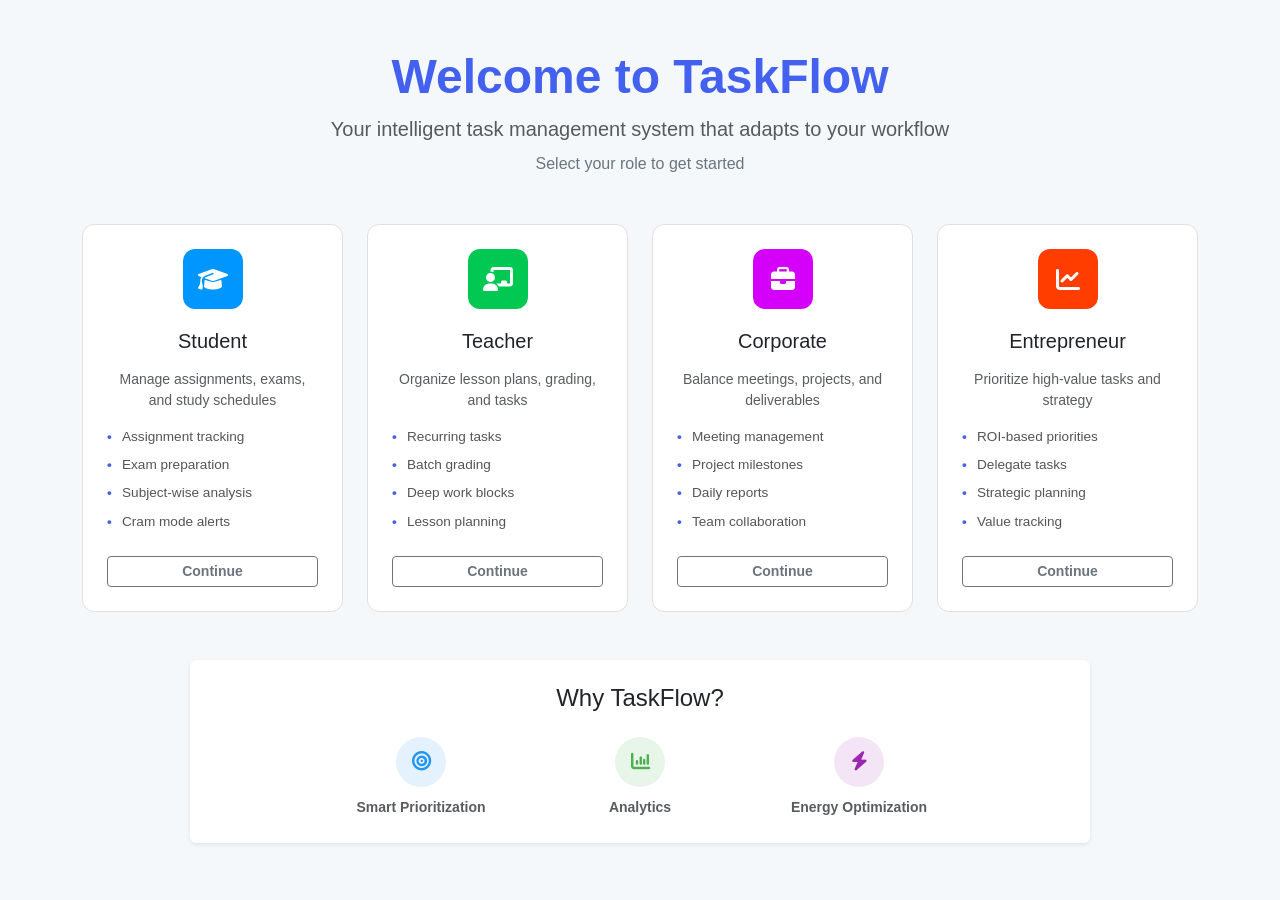
<file: index.html>
<!doctype html>
<html lang="en">
    <head>
        <meta charset="UTF-8" />
        <meta name="viewport" content="width=device-width, initial-scale=1.0" />
        <title>Welcome to TaskFlow</title>
        <link
            href="https://cdn.jsdelivr.net/npm/bootstrap@5.3.0/dist/css/bootstrap.min.css"
            rel="stylesheet" />
        <link
            rel="stylesheet"
            href="https://cdnjs.cloudflare.com/ajax/libs/font-awesome/6.4.0/css/all.min.css" />
        <link rel="stylesheet" href="style.css" />
    </head>
    <body>
        <div class="container py-5 text-center">
            <header class="mb-5">
                <h1 class="display-5 fw-bold text-primary-custom">
                    Welcome to <span class="brand-name">TaskFlow</span>
                </h1>
                <p class="fs-5 text-muted mb-2">
                    Your intelligent task management system that adapts to your
                    workflow
                </p>
                <p class="text-secondary">Select your role to get started</p>
            </header>

            <div class="row g-4 justify-content-center mb-5">
                <div class="col-md-6 col-lg-3">
                    <a
                        href="login.html"
                        class="card-custom h-100 p-4 text-decoration-none d-flex flex-column align-items-center">
                        <div class="icon-box blue">
                            <i class="fa-solid fa-graduation-cap"></i>
                        </div>
                        <h3 class="h5 text-dark mb-3">Student</h3>
                        <p class="small text-muted text-center mb-3">
                            Manage assignments, exams, and study schedules
                        </p>
                        <ul class="features-list w-100 flex-grow-1">
                            <li>Assignment tracking</li>
                            <li>Exam preparation</li>
                            <li>Subject-wise analysis</li>
                            <li>Cram mode alerts</li>
                        </ul>
                        <button
                            class="btn btn-outline-secondary w-100 btn-sm fw-bold">
                            Continue
                        </button>
                    </a>
                </div>

                <div class="col-md-6 col-lg-3">
                    <a
                        href="login.html"
                        class="card-custom h-100 p-4 text-decoration-none d-flex flex-column align-items-center">
                        <div class="icon-box green">
                            <i class="fa-solid fa-chalkboard-user"></i>
                        </div>
                        <h3 class="h5 text-dark mb-3">Teacher</h3>
                        <p class="small text-muted text-center mb-3">
                            Organize lesson plans, grading, and tasks
                        </p>
                        <ul class="features-list w-100 flex-grow-1">
                            <li>Recurring tasks</li>
                            <li>Batch grading</li>
                            <li>Deep work blocks</li>
                            <li>Lesson planning</li>
                        </ul>
                        <button
                            class="btn btn-outline-secondary w-100 btn-sm fw-bold">
                            Continue
                        </button>
                    </a>
                </div>

                <div class="col-md-6 col-lg-3">
                    <a
                        href="login.html"
                        class="card-custom h-100 p-4 text-decoration-none d-flex flex-column align-items-center">
                        <div class="icon-box purple">
                            <i class="fa-solid fa-briefcase"></i>
                        </div>
                        <h3 class="h5 text-dark mb-3">Corporate</h3>
                        <p class="small text-muted text-center mb-3">
                            Balance meetings, projects, and deliverables
                        </p>
                        <ul class="features-list w-100 flex-grow-1">
                            <li>Meeting management</li>
                            <li>Project milestones</li>
                            <li>Daily reports</li>
                            <li>Team collaboration</li>
                        </ul>
                        <button
                            class="btn btn-outline-secondary w-100 btn-sm fw-bold">
                            Continue
                        </button>
                    </a>
                </div>

                <div class="col-md-6 col-lg-3">
                    <a
                        href="login.html"
                        class="card-custom h-100 p-4 text-decoration-none d-flex flex-column align-items-center">
                        <div class="icon-box orange">
                            <i class="fa-solid fa-chart-line"></i>
                        </div>
                        <h3 class="h5 text-dark mb-3">Entrepreneur</h3>
                        <p class="small text-muted text-center mb-3">
                            Prioritize high-value tasks and strategy
                        </p>
                        <ul class="features-list w-100 flex-grow-1">
                            <li>ROI-based priorities</li>
                            <li>Delegate tasks</li>
                            <li>Strategic planning</li>
                            <li>Value tracking</li>
                        </ul>
                        <button
                            class="btn btn-outline-secondary w-100 btn-sm fw-bold">
                            Continue
                        </button>
                    </a>
                </div>
            </div>

            <div
                class="card border-0 shadow-sm p-4 mx-auto"
                style="max-width: 900px">
                <h2 class="h4 mb-4">Why TaskFlow?</h2>
                <div class="row g-4 justify-content-center">
                    <div class="col-4 col-md-3">
                        <div class="benefit-icon light-blue mx-auto mb-2">
                            <i class="fa-solid fa-bullseye"></i>
                        </div>
                        <span class="small fw-bold text-muted"
                            >Smart Prioritization</span
                        >
                    </div>
                    <div class="col-4 col-md-3">
                        <div class="benefit-icon light-green mx-auto mb-2">
                            <i class="fa-solid fa-chart-column"></i>
                        </div>
                        <span class="small fw-bold text-muted">Analytics</span>
                    </div>
                    <div class="col-4 col-md-3">
                        <div class="benefit-icon light-purple mx-auto mb-2">
                            <i class="fa-solid fa-bolt"></i>
                        </div>
                        <span class="small fw-bold text-muted"
                            >Energy Optimization</span
                        >
                    </div>
                </div>
            </div>
        </div>

        <script src="https://cdn.jsdelivr.net/npm/bootstrap@5.3.0/dist/js/bootstrap.bundle.min.js"></script>
    </body>
</html>
</file>
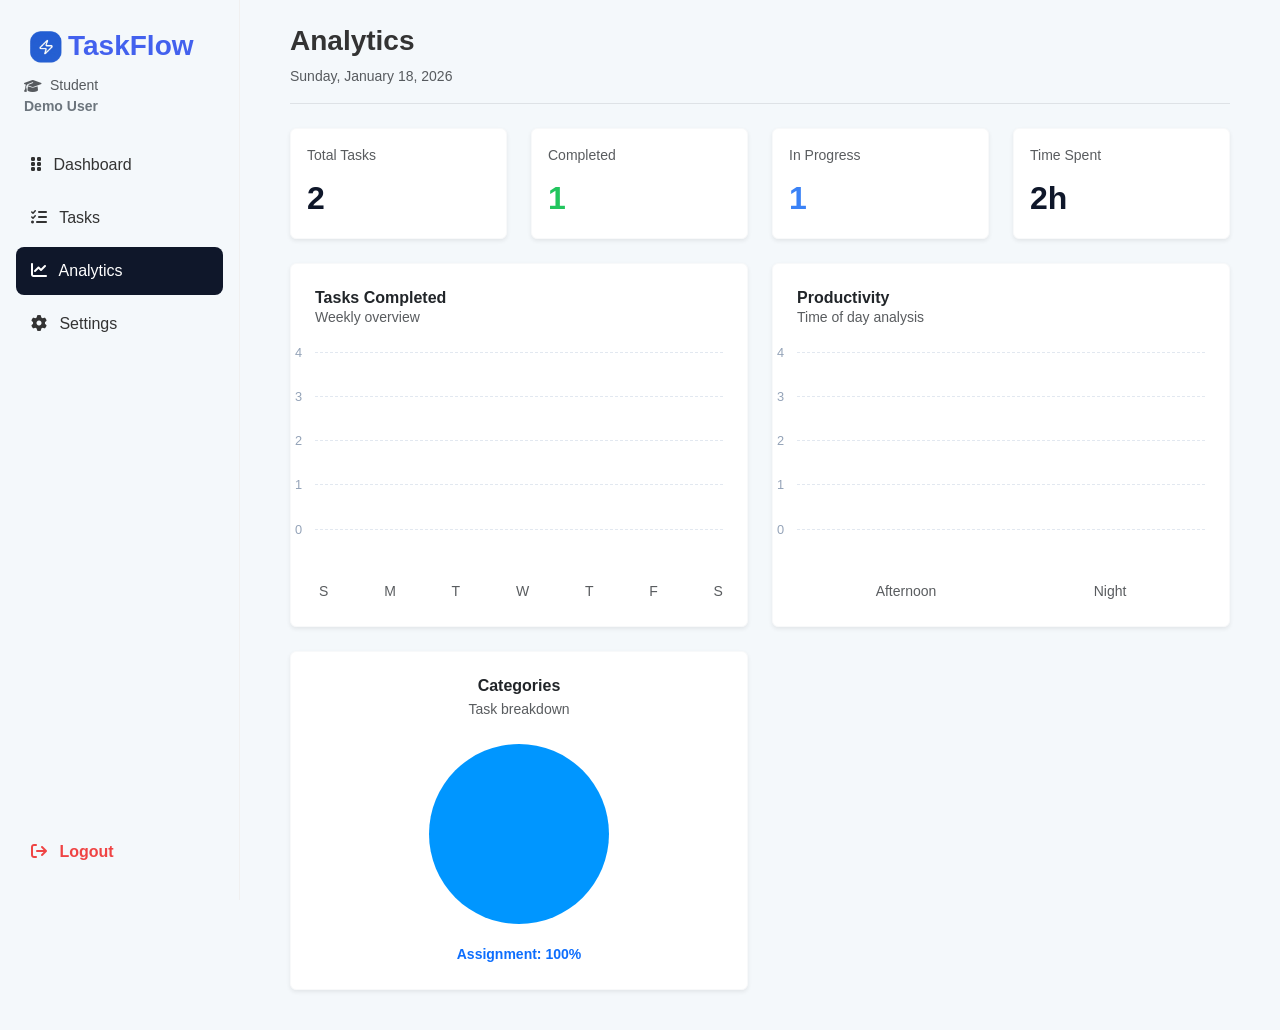
<file: analytics.html>
<!doctype html>
<html lang="en">
    <head>
        <meta charset="UTF-8" />
        <meta name="viewport" content="width=device-width, initial-scale=1.0" />
        <title>Analytics - TaskFlow</title>
        <link
            href="https://cdn.jsdelivr.net/npm/bootstrap@5.3.0/dist/css/bootstrap.min.css"
            rel="stylesheet" />
        <link
            rel="stylesheet"
            href="https://cdnjs.cloudflare.com/ajax/libs/font-awesome/6.4.0/css/all.min.css" />
        <link rel="stylesheet" href="style.css" />
    </head>
    <body>
        <div
            class="d-md-none p-3 bg-white border-bottom d-flex justify-content-between align-items-center fixed-top">
            <div class="d-flex align-items-center gap-1">
                <img
                    src="image/Tasklogo.png"
                    alt="Logo"
                    style="width: 35px; object-fit: contain" />
                <h1 class="h3 fw-bold m-0 brand-name">TaskFlow</h1>
            </div>
            <button
                class="btn btn-light"
                type="button"
                data-bs-toggle="offcanvas"
                data-bs-target="#sidebarMenu">
                <i class="fa-solid fa-bars"></i>
            </button>
        </div>

        <aside
            class="sidebar offcanvas-md offcanvas-start d-flex flex-column py-4"
            tabindex="-1"
            id="sidebarMenu">
            <div class="px-4 mb-4">
                <div class="d-flex align-items-center gap-1 mb-2">
                    <img
                            src="image/Tasklogo.png"
                            alt="Logo"
                            style="width: 40px; object-fit: contain" />
                    <h1 class="h3 fw-bold m-0 brand-name">
                        TaskFlow
                    </h1>
                </div>
                <div class="d-flex align-items-center text-muted small">
                    <i class="fa-solid fa-graduation-cap me-2"></i>
                    <span>Student</span>
                </div>
                <div class="small text-secondary fw-bold">Demo User</div>
            </div>
            <nav class="nav flex-column px-3 flex-grow-1">
                <a href="dashboard.html" class="nav-link"
                    ><i class="fa-solid fa-grip-vertical me-2 w-25px"></i>
                    Dashboard</a
                >
                <a href="tasks.html" class="nav-link"
                    ><i class="fa-solid fa-list-check me-2 w-25px"></i> Tasks</a
                >
                <a href="analytics.html" class="nav-link active"
                    ><i class="fa-solid fa-chart-line me-2 w-25px"></i>
                    Analytics</a
                >
                <a href="settings.html" class="nav-link"
                    ><i class="fa-solid fa-gear me-2 w-25px"></i> Settings</a
                >
            </nav>
            <div class="px-3 mt-auto">
                <a href="index.html" class="logout-link"
                    ><i class="fa-solid fa-arrow-right-from-bracket me-2"></i>
                    Logout</a
                >
            </div>
        </aside>

        <main class="content-area pt-5 pt-md-4">
            <header class="mb-4 pb-3 border-bottom">
                <h2 class="h3 fw-bold">Analytics</h2>
                <p class="text-muted small m-0">Sunday, January 18, 2026</p>
            </header>

            <div class="row g-4 mb-4">
                <div class="col-6 col-md-3">
                    <div class="card p-3 shadow-sm border-light h-100">
                        <label class="text-muted small mb-2">Total Tasks</label>
                        <div class="stat-number">2</div>
                    </div>
                </div>
                <div class="col-6 col-md-3">
                    <div class="card p-3 shadow-sm border-light h-100">
                        <label class="text-muted small mb-2">Completed</label>
                        <div class="stat-number green">1</div>
                    </div>
                </div>
                <div class="col-6 col-md-3">
                    <div class="card p-3 shadow-sm border-light h-100">
                        <label class="text-muted small mb-2">In Progress</label>
                        <div class="stat-number blue">1</div>
                    </div>
                </div>
                <div class="col-6 col-md-3">
                    <div class="card p-3 shadow-sm border-light h-100">
                        <label class="text-muted small mb-2">Time Spent</label>
                        <div class="stat-number">2h</div>
                    </div>
                </div>
            </div>

            <div class="row g-4">
                <div class="col-md-6">
                    <div class="card p-4 shadow-sm border-light h-100">
                        <div class="mb-4">
                            <h3 class="h6 fw-bold m-0">Tasks Completed</h3>
                            <p class="small text-muted m-0">Weekly overview</p>
                        </div>
                        <div class="chart-area">
                            <div class="grid-line"><span>4</span></div>
                            <div class="grid-line"><span>3</span></div>
                            <div class="grid-line"><span>2</span></div>
                            <div class="grid-line"><span>1</span></div>
                            <div class="grid-line"><span>0</span></div>
                            <div
                                class="d-flex justify-content-between pt-2 small text-muted ms-1">
                                <span>S</span><span>M</span><span>T</span
                                ><span>W</span><span>T</span><span>F</span
                                ><span>S</span>
                            </div>
                        </div>
                    </div>
                </div>

                <div class="col-md-6">
                    <div class="card p-4 shadow-sm border-light h-100">
                        <div class="mb-4">
                            <h3 class="h6 fw-bold m-0">Productivity</h3>
                            <p class="small text-muted m-0">
                                Time of day analysis
                            </p>
                        </div>
                        <div class="chart-area">
                            <div class="grid-line"><span>4</span></div>
                            <div class="grid-line"><span>3</span></div>
                            <div class="grid-line"><span>2</span></div>
                            <div class="grid-line"><span>1</span></div>
                            <div class="grid-line"><span>0</span></div>
                            <div
                                class="d-flex justify-content-around pt-2 small text-muted">
                                <span>Afternoon</span><span>Night</span>
                            </div>
                        </div>
                    </div>
                </div>

                <div class="col-md-6">
                    <div
                        class="card p-4 shadow-sm border-light h-100 text-center">
                        <h3 class="h6 fw-bold mb-1">Categories</h3>
                        <p class="small text-muted mb-4">Task breakdown</p>
                        <div class="pie-chart-circle"></div>
                        <span class="text-primary fw-bold small"
                            >Assignment: 100%</span
                        >
                    </div>
                </div>
            </div>
        </main>

        <script src="https://cdn.jsdelivr.net/npm/bootstrap@5.3.0/dist/js/bootstrap.bundle.min.js"></script>
    </body>
</html>
</file>
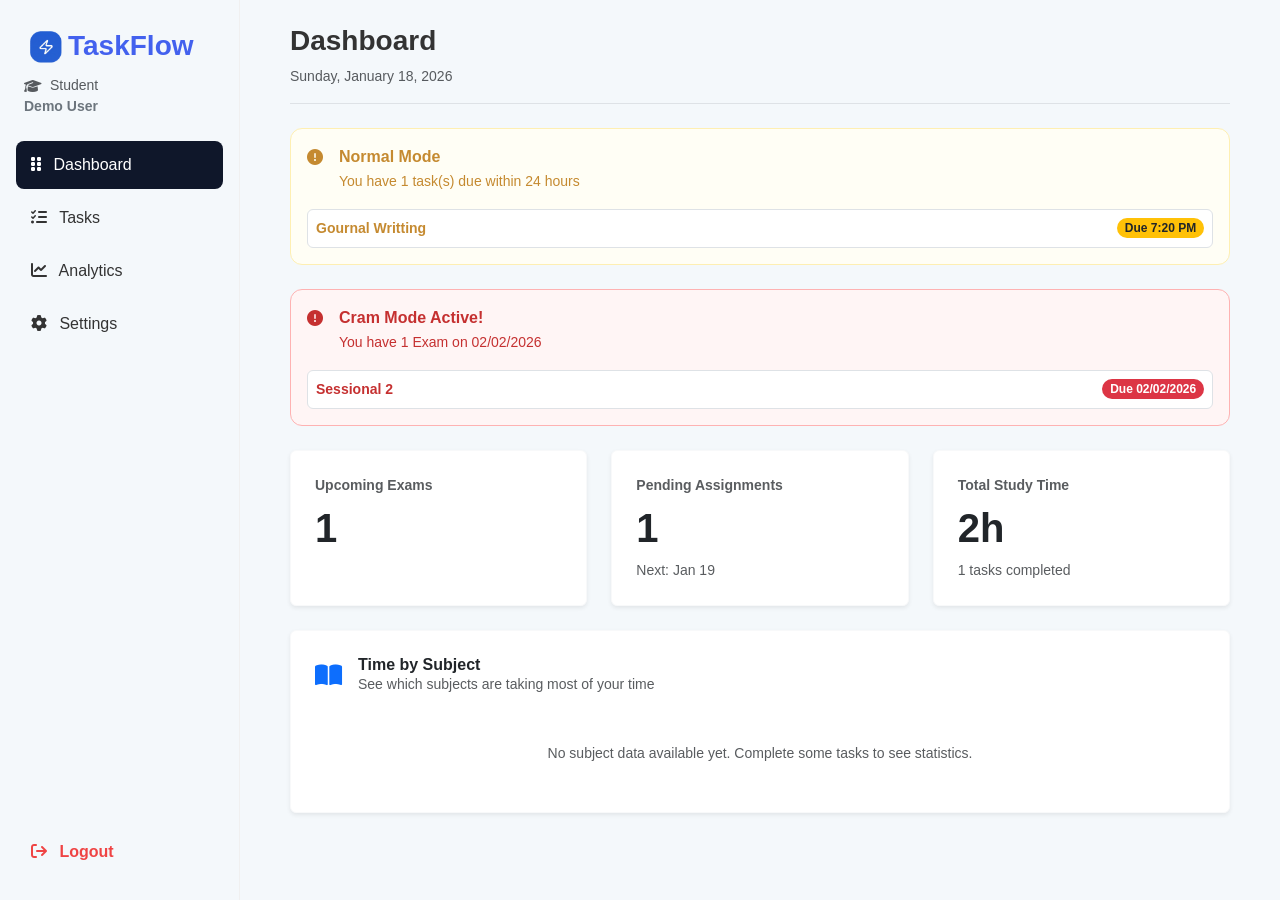
<file: dashboard.html>
<!doctype html>
<html lang="en">
    <head>
        <meta charset="UTF-8" />
        <meta name="viewport" content="width=device-width, initial-scale=1.0" />
        <title>Dashboard - TaskFlow</title>
        <link
            href="https://cdn.jsdelivr.net/npm/bootstrap@5.3.0/dist/css/bootstrap.min.css"
            rel="stylesheet" />
        <link
            rel="stylesheet"
            href="https://cdnjs.cloudflare.com/ajax/libs/font-awesome/6.4.0/css/all.min.css" />
        <link rel="stylesheet" href="style.css" />
    </head>
    <body>
        <div
            class="d-md-none p-3 bg-white border-bottom d-flex justify-content-between align-items-center fixed-top">
            <div class="d-flex align-items-center gap-1">
                <img
                    src="image/Tasklogo.png"
                    alt="Logo"
                    style="width: 35px; object-fit: contain" />
                <h1 class="h3 fw-bold m-0 brand-name">TaskFlow</h1>
            </div>
            <button
                class="btn btn-light"
                type="button"
                data-bs-toggle="offcanvas"
                data-bs-target="#sidebarMenu">
                <i class="fa-solid fa-bars"></i>
            </button>
        </div>

        <aside
            class="sidebar offcanvas-md offcanvas-start d-flex flex-column py-4"
            tabindex="-1"
            id="sidebarMenu">
            <div class="px-4 mb-4">
                <div class="d-flex align-items-center gap-1 mb-2">
                    <img
                            src="image/Tasklogo.png"
                            alt="Logo"
                            style="width: 40px; object-fit: contain" />
                    <h1 class="h3 fw-bold m-0 brand-name">
                        TaskFlow
                    </h1>
                </div>
                <div class="d-flex align-items-center text-muted small">
                    <i class="fa-solid fa-graduation-cap me-2"></i>
                    <span>Student</span>
                </div>
                <div class="small text-secondary fw-bold">Demo User</div>
            </div>

            <nav class="nav flex-column px-3 flex-grow-1">
                <a href="dashboard.html" class="nav-link active">
                    <i class="fa-solid fa-grip-vertical me-2 w-25px"></i>
                    Dashboard
                </a>
                <a href="tasks.html" class="nav-link">
                    <i class="fa-solid fa-list-check me-2 w-25px"></i> Tasks
                </a>
                <a href="analytics.html" class="nav-link">
                    <i class="fa-solid fa-chart-line me-2 w-25px"></i> Analytics
                </a>
                <a href="settings.html" class="nav-link">
                    <i class="fa-solid fa-gear me-2 w-25px"></i> Settings
                </a>
            </nav>

            <div class="px-3 mt-auto">
                <a href="index.html" class="logout-link"
                    ><i class="fa-solid fa-arrow-right-from-bracket me-2"></i>
                    Logout</a
                >
            </div>
        </aside>

        <main class="content-area pt-5 pt-md-4">
            <header class="mb-4 pb-3 border-bottom">
                <h2 class="h3 fw-bold">Dashboard</h2>
                <p class="text-muted small m-0">Sunday, January 18, 2026</p>
            </header>

            <section class="normal-box p-3 mb-4">
                <div class="d-flex align-items-start gap-3 mb-3">
                    <i class="fa-solid fa-circle-exclamation mt-1"></i>
                    <div>
                        <strong class="d-block">Normal Mode</strong>
                        <span class="small"
                            >You have 1 task(s) due within 24 hours</span
                        >
                    </div>
                </div>
                <div
                    class="bg-white border rounded p-2 d-flex justify-content-between align-items-center">
                    <span class="fw-bold small">Gournal Writting</span>
                    <span class="badge bg-warning text-dark rounded-pill"
                        >Due 7:20 PM</span
                    >
                </div>
            </section>

            <section class="cram-alert-box p-3 mb-4">
                <div class="d-flex align-items-start gap-3 mb-3">
                    <i class="fa-solid fa-circle-exclamation mt-1"></i>
                    <div>
                        <strong class="d-block">Cram Mode Active!</strong>
                        <span class="small">You have 1 Exam on 02/02/2026</span>
                    </div>
                </div>
                <div
                    class="bg-white border rounded p-2 d-flex justify-content-between align-items-center">
                    <span class="fw-bold small">Sessional 2</span>
                    <span class="badge bg-danger rounded-pill"
                        >Due 02/02/2026</span
                    >
                </div>
            </section>

            <div class="row g-4 mb-4">
                <div class="col-md-4">
                    <div class="card border-light shadow-sm p-4 h-100">
                        <label class="text-muted small fw-bold mb-2"
                            >Upcoming Exams</label
                        >
                        <div class="display-6 fw-bold">1</div>
                    </div>
                </div>
                <div class="col-md-4">
                    <div class="card border-light shadow-sm p-4 h-100">
                        <label class="text-muted small fw-bold mb-2"
                            >Pending Assignments</label
                        >
                        <div class="display-6 fw-bold">1</div>
                        <span class="small text-muted mt-2">Next: Jan 19</span>
                    </div>
                </div>
                <div class="col-md-4">
                    <div class="card border-light shadow-sm p-4 h-100">
                        <label class="text-muted small fw-bold mb-2"
                            >Total Study Time</label
                        >
                        <div class="display-6 fw-bold">2h</div>
                        <span class="small text-muted mt-2"
                            >1 tasks completed</span
                        >
                    </div>
                </div>
            </div>

            <div class="card border-light shadow-sm p-4">
                <div class="d-flex align-items-center gap-3 mb-4">
                    <i class="fa-solid fa-book-open fs-4 text-primary"></i>
                    <div>
                        <h3 class="h6 fw-bold m-0">Time by Subject</h3>
                        <p class="small text-muted m-0">
                            See which subjects are taking most of your time
                        </p>
                    </div>
                </div>
                <div class="text-center text-muted py-4 small">
                    No subject data available yet. Complete some tasks to see
                    statistics.
                </div>
            </div>
        </main>

        <script src="https://cdn.jsdelivr.net/npm/bootstrap@5.3.0/dist/js/bootstrap.bundle.min.js"></script>
    </body>
</html>
</file>
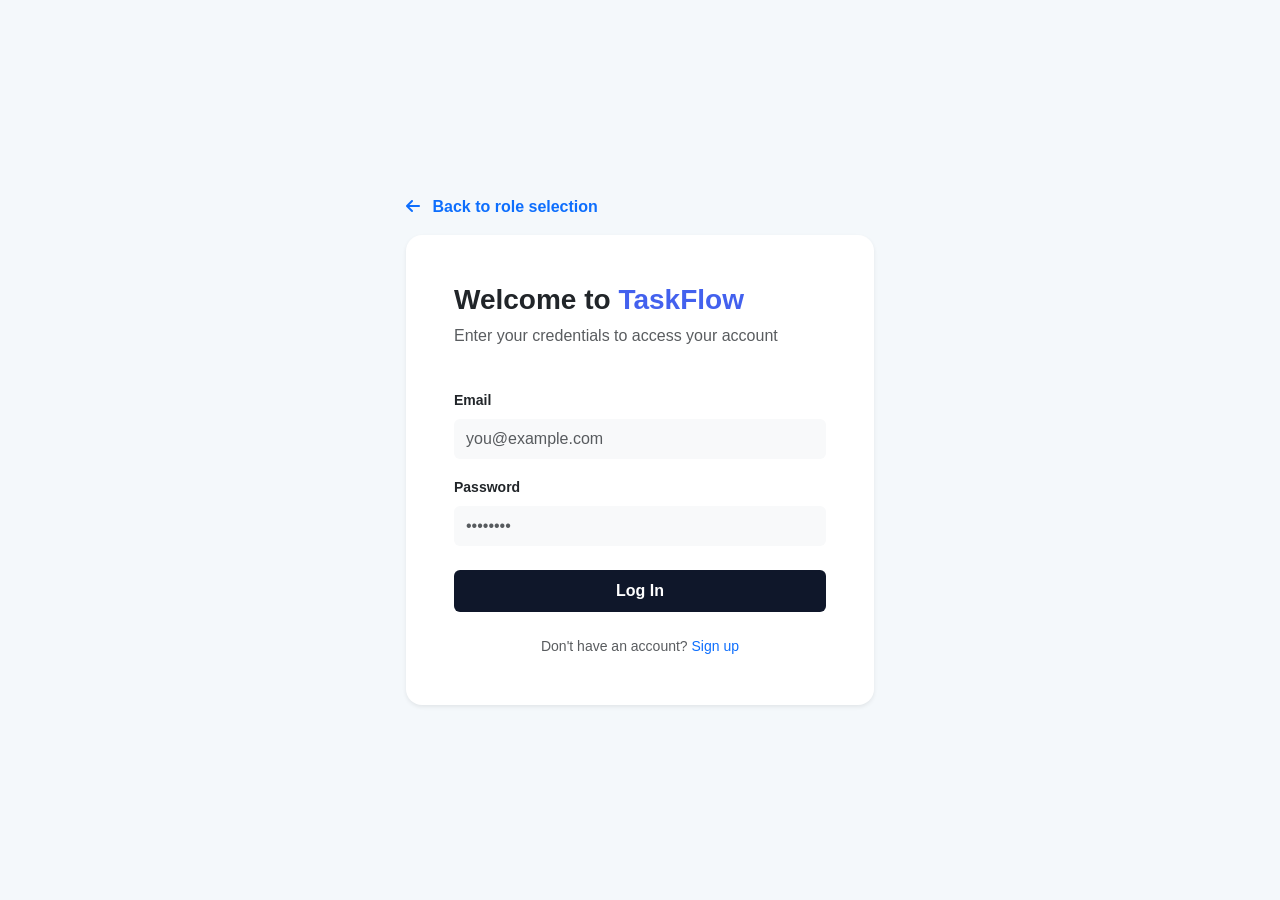
<file: login.html>
<!doctype html>
<html lang="en">
    <head>
        <meta charset="UTF-8" />
        <meta name="viewport" content="width=device-width, initial-scale=1.0" />
        <title>Login - TaskFlow</title>
        <link
            href="https://cdn.jsdelivr.net/npm/bootstrap@5.3.0/dist/css/bootstrap.min.css"
            rel="stylesheet" />
        <link
            rel="stylesheet"
            href="https://cdnjs.cloudflare.com/ajax/libs/font-awesome/6.4.0/css/all.min.css" />
        <link rel="stylesheet" href="style.css" />
    </head>
    <body class="d-flex align-items-center justify-content-center min-vh-100">
        <div style="width: 100%; max-width: 500px" class="p-3">
            <a
                href="index.html"
                class="text-decoration-none fw-bold text-primary mb-3 d-block">
                <i class="fa-solid fa-arrow-left me-2"></i> Back to role
                selection
            </a>

            <div class="card border-0 shadow-sm p-4 p-md-5 rounded-4">
                <div class="mb-4">
                    <h2 class="h3 fw-bold">
                        Welcome to <span class="brand-name">TaskFlow</span>
                    </h2>
                    <p class="text-muted">
                        Enter your credentials to access your account
                    </p>
                </div>

                <form action="dashboard.html">
                    <div class="mb-3">
                        <label class="form-label fw-bold small">Email</label>
                        <input
                            type="email"
                            class="form-control bg-light border-0 py-2"
                            placeholder="you@example.com"
                            required />
                    </div>

                    <div class="mb-4">
                        <label class="form-label fw-bold small">Password</label>
                        <input
                            type="password"
                            class="form-control bg-light border-0 py-2"
                            placeholder="••••••••"
                            required />
                    </div>

                    <button
                        type="submit"
                        class="btn bg-primary-custom w-100 py-2 fw-bold">
                        Log In
                    </button>
                </form>

                <div class="mt-4 text-center text-muted small">
                    Don't have an account?
                    <a href="signup.html" class="text-decoration-none"
                        >Sign up</a
                    >
                </div>
            </div>
        </div>
    </body>
</html>
</file>
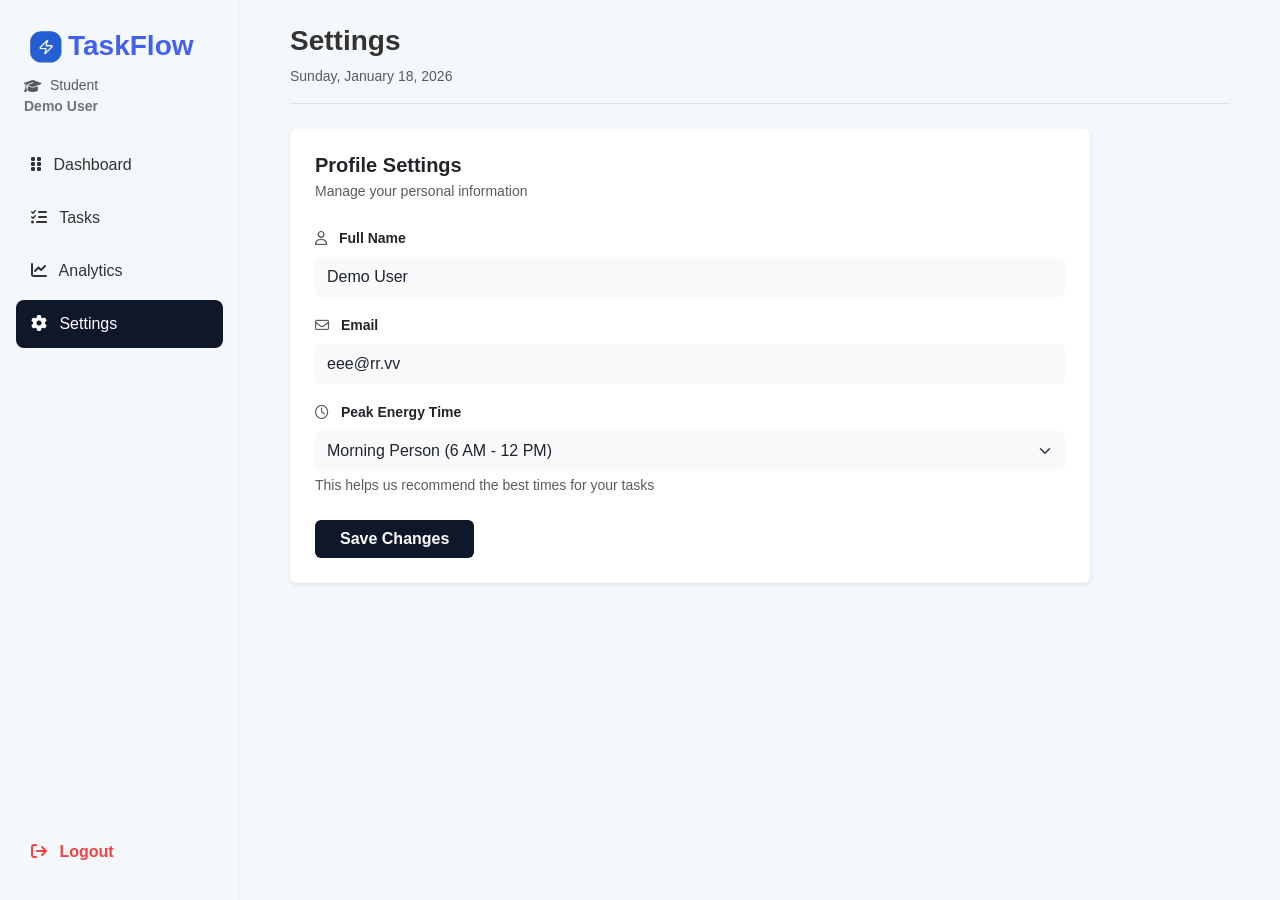
<file: settings.html>
<!doctype html>
<html lang="en">
    <head>
        <meta charset="UTF-8" />
        <meta name="viewport" content="width=device-width, initial-scale=1.0" />
        <title>Settings - TaskFlow</title>
        <link
            href="https://cdn.jsdelivr.net/npm/bootstrap@5.3.0/dist/css/bootstrap.min.css"
            rel="stylesheet" />
        <link
            rel="stylesheet"
            href="https://cdnjs.cloudflare.com/ajax/libs/font-awesome/6.4.0/css/all.min.css" />
        <link rel="stylesheet" href="style.css" />
    </head>
    <body>
        <div
            class="d-md-none p-3 bg-white border-bottom d-flex justify-content-between align-items-center fixed-top">
            <div class="d-flex align-items-center gap-1">
                <img
                    src="image/Tasklogo.png"
                    alt="Logo"
                    style="width: 35px; object-fit: contain" />
                <h1 class="h3 fw-bold m-0 brand-name">TaskFlow</h1>
            </div>
            <button
                class="btn btn-light"
                type="button"
                data-bs-toggle="offcanvas"
                data-bs-target="#sidebarMenu">
                <i class="fa-solid fa-bars"></i>
            </button>
        </div>

        <aside
            class="sidebar offcanvas-md offcanvas-start d-flex flex-column py-4"
            tabindex="-1"
            id="sidebarMenu">
            <div class="px-4 mb-4">
                <div class="d-flex align-items-center gap-1 mb-2">
                    <img
                            src="image/Tasklogo.png"
                            alt="Logo"
                            style="width: 40px; object-fit: contain" />
                    <h1 class="h3 fw-bold m-0 brand-name">
                        TaskFlow
                    </h1>
                </div>
                <div class="d-flex align-items-center text-muted small">
                    <i class="fa-solid fa-graduation-cap me-2"></i>
                    <span>Student</span>
                </div>
                <div class="small text-secondary fw-bold">Demo User</div>
            </div>
            <nav class="nav flex-column px-3 flex-grow-1">
                <a href="dashboard.html" class="nav-link"
                    ><i class="fa-solid fa-grip-vertical me-2 w-25px"></i>
                    Dashboard</a
                >
                <a href="tasks.html" class="nav-link"
                    ><i class="fa-solid fa-list-check me-2 w-25px"></i> Tasks</a
                >
                <a href="analytics.html" class="nav-link"
                    ><i class="fa-solid fa-chart-line me-2 w-25px"></i>
                    Analytics</a
                >
                <a href="settings.html" class="nav-link active"
                    ><i class="fa-solid fa-gear me-2 w-25px"></i> Settings</a
                >
            </nav>
            <div class="px-3 mt-auto">
                <a href="index.html" class="logout-link"
                    ><i class="fa-solid fa-arrow-right-from-bracket me-2"></i>
                    Logout</a
                >
            </div>
        </aside>

        <main class="content-area pt-5 pt-md-4">
            <header class="mb-4 pb-3 border-bottom">
                <h2 class="h3 fw-bold">Settings</h2>
                <p class="text-muted small m-0">Sunday, January 18, 2026</p>
            </header>

            <div
                class="card border-light shadow-sm p-4"
                style="max-width: 800px">
                <div class="mb-4">
                    <h3 class="h5 fw-bold mb-1">Profile Settings</h3>
                    <p class="text-muted small m-0">
                        Manage your personal information
                    </p>
                </div>

                <form>
                    <div class="mb-3">
                        <label class="form-label fw-bold small"
                            ><i class="fa-regular fa-user me-2 text-muted"></i>
                            Full Name</label
                        >
                        <input
                            type="text"
                            class="form-control bg-light border-0 py-2"
                            value="Demo User" />
                    </div>

                    <div class="mb-3">
                        <label class="form-label fw-bold small"
                            ><i
                                class="fa-regular fa-envelope me-2 text-muted"></i>
                            Email</label
                        >
                        <input
                            type="email"
                            class="form-control bg-light border-0 py-2"
                            value="eee@rr.vv" />
                    </div>

                    <div class="mb-4">
                        <label class="form-label fw-bold small"
                            ><i class="fa-regular fa-clock me-2 text-muted"></i>
                            Peak Energy Time</label
                        >
                        <select class="form-select bg-light border-0 py-2">
                            <option>Morning Person (6 AM - 12 PM)</option>
                            <option>Afternoon Person (12 PM - 5 PM)</option>
                            <option>Night Owl (8 PM - 2 AM)</option>
                        </select>
                        <p class="form-text small">
                            This helps us recommend the best times for your
                            tasks
                        </p>
                    </div>

                    <button
                        type="button"
                        class="btn bg-primary-custom fw-bold px-4">
                        Save Changes
                    </button>
                </form>
            </div>
        </main>

        <script src="https://cdn.jsdelivr.net/npm/bootstrap@5.3.0/dist/js/bootstrap.bundle.min.js"></script>
    </body>
</html>
</file>
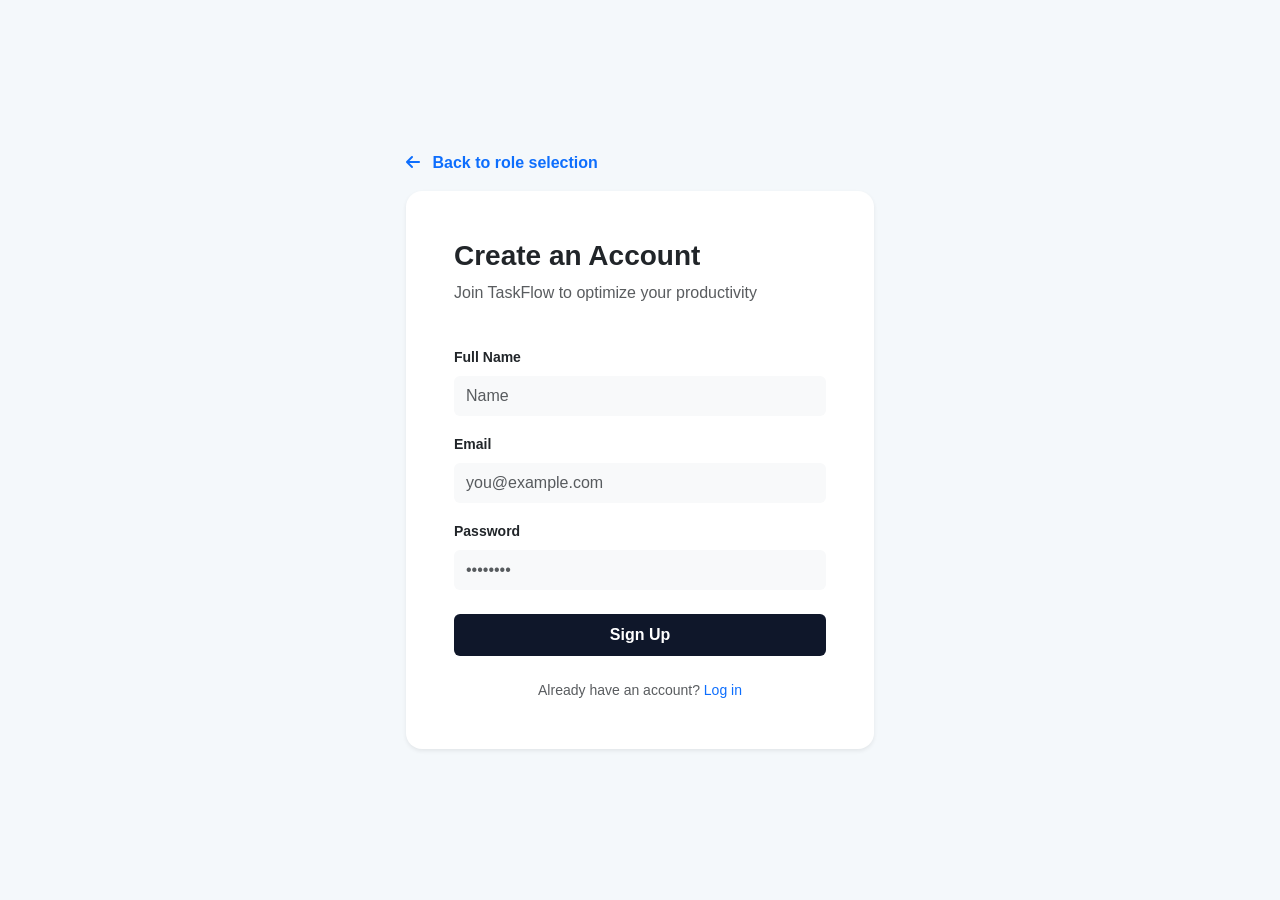
<file: signup.html>
<!doctype html>
<html lang="en">
    <head>
        <meta charset="UTF-8" />
        <meta name="viewport" content="width=device-width, initial-scale=1.0" />
        <title>Sign Up - TaskFlow</title>
        <link
            href="https://cdn.jsdelivr.net/npm/bootstrap@5.3.0/dist/css/bootstrap.min.css"
            rel="stylesheet" />
        <link
            rel="stylesheet"
            href="https://cdnjs.cloudflare.com/ajax/libs/font-awesome/6.4.0/css/all.min.css" />
        <link rel="stylesheet" href="style.css" />
    </head>
    <body class="d-flex align-items-center justify-content-center min-vh-100">
        <div style="width: 100%; max-width: 500px" class="p-3">
            <a
                href="index.html"
                class="text-decoration-none fw-bold text-primary mb-3 d-block">
                <i class="fa-solid fa-arrow-left me-2"></i> Back to role
                selection
            </a>

            <div class="card border-0 shadow-sm p-4 p-md-5 rounded-4">
                <div class="mb-4">
                    <h2 class="h3 fw-bold">Create an Account</h2>
                    <p class="text-muted">
                        Join TaskFlow to optimize your productivity
                    </p>
                </div>

                <form action="dashboard.html">
                    <div class="mb-3">
                        <label class="form-label fw-bold small"
                            >Full Name</label
                        >
                        <input
                            type="text"
                            class="form-control bg-light border-0 py-2"
                            placeholder="Name"
                            required />
                    </div>

                    <div class="mb-3">
                        <label class="form-label fw-bold small">Email</label>
                        <input
                            type="email"
                            class="form-control bg-light border-0 py-2"
                            placeholder="you@example.com"
                            required />
                    </div>

                    <div class="mb-4">
                        <label class="form-label fw-bold small">Password</label>
                        <input
                            type="password"
                            class="form-control bg-light border-0 py-2"
                            placeholder="••••••••"
                            required />
                    </div>

                    <button
                        type="submit"
                        class="btn bg-primary-custom w-100 py-2 fw-bold">
                        Sign Up
                    </button>
                </form>

                <div class="mt-4 text-center text-muted small">
                    Already have an account?
                    <a href="login.html" class="text-decoration-none">Log in</a>
                </div>
            </div>
        </div>
    </body>
</html>
</file>
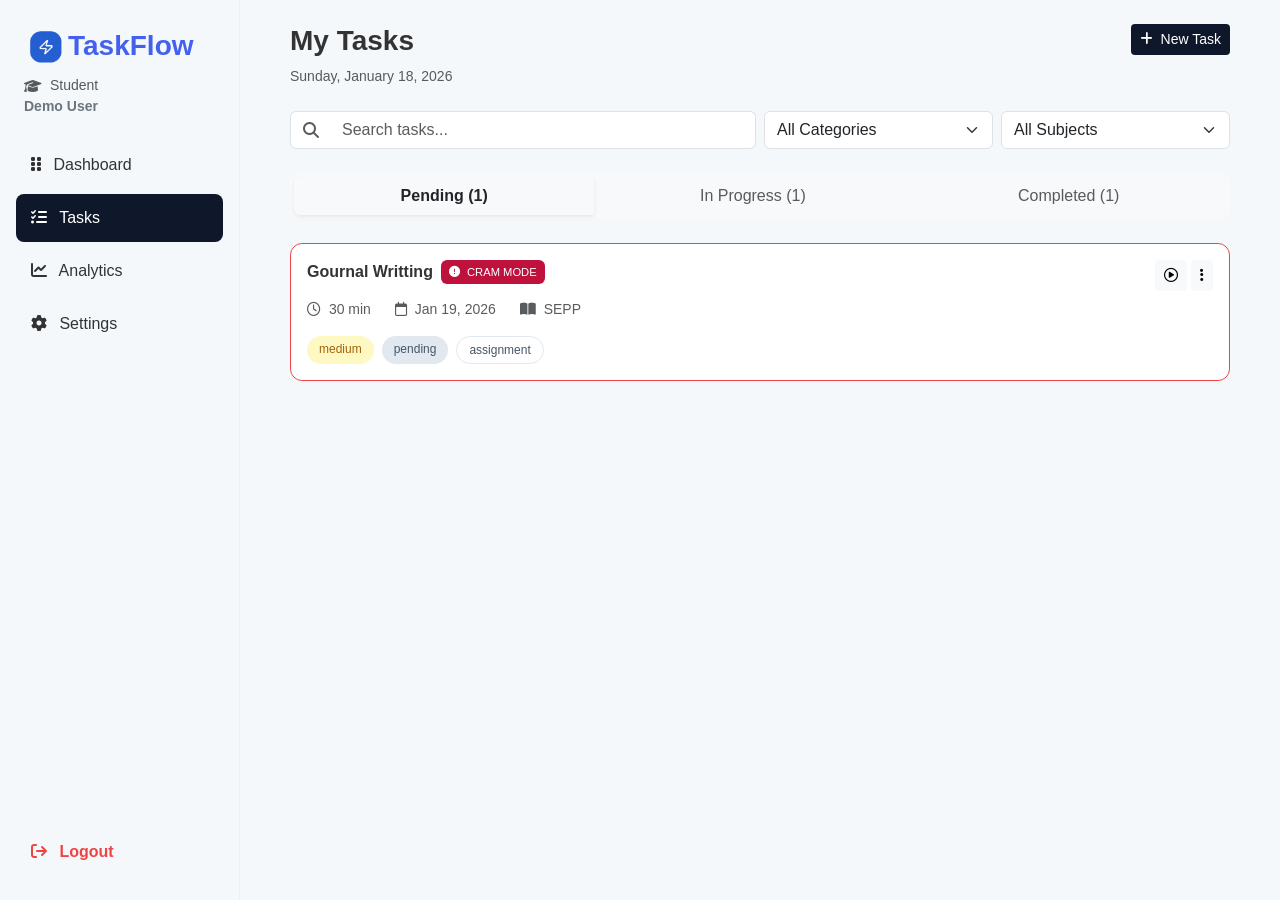
<file: tasks.html>
<!doctype html>
<html lang="en">
    <head>
        <meta charset="UTF-8" />
        <meta name="viewport" content="width=device-width, initial-scale=1.0" />
        <title>Tasks - TaskFlow</title>
        <link
            href="https://cdn.jsdelivr.net/npm/bootstrap@5.3.0/dist/css/bootstrap.min.css"
            rel="stylesheet" />
        <link
            rel="stylesheet"
            href="https://cdnjs.cloudflare.com/ajax/libs/font-awesome/6.4.0/css/all.min.css" />
        <link rel="stylesheet" href="style.css" />
    </head>
    <body>
        <div
            class="d-md-none p-3 bg-white border-bottom d-flex justify-content-between align-items-center fixed-top">
            <div class="d-flex align-items-center gap-1">
                <img
                    src="image/Tasklogo.png"
                    alt="Logo"
                    style="width: 35px; object-fit: contain" />
                <h1 class="h3 fw-bold m-0 brand-name">TaskFlow</h1>
            </div>
            <button
                class="btn btn-light"
                type="button"
                data-bs-toggle="offcanvas"
                data-bs-target="#sidebarMenu">
                <i class="fa-solid fa-bars"></i>
            </button>
        </div>

        <aside
            class="sidebar offcanvas-md offcanvas-start d-flex flex-column py-4"
            tabindex="-1"
            id="sidebarMenu">
            <div class="px-4 mb-4">
                <div class="d-flex align-items-center gap-1 mb-2">
                    <img
                            src="image/Tasklogo.png"
                            alt="Logo"
                            style="width: 40px; object-fit: contain" />
                    <h1 class="h3 fw-bold m-0 brand-name">
                        TaskFlow
                    </h1>
                </div>
                <div class="d-flex align-items-center text-muted small">
                    <i class="fa-solid fa-graduation-cap me-2"></i>
                    <span>Student</span>
                </div>
                <div class="small text-secondary fw-bold">Demo User</div>
            </div>
            <nav class="nav flex-column px-3 flex-grow-1">
                <a href="dashboard.html" class="nav-link"
                    ><i class="fa-solid fa-grip-vertical me-2 w-25px"></i>
                    Dashboard</a
                >
                <a href="tasks.html" class="nav-link active"
                    ><i class="fa-solid fa-list-check me-2 w-25px"></i> Tasks</a
                >
                <a href="analytics.html" class="nav-link"
                    ><i class="fa-solid fa-chart-line me-2 w-25px"></i>
                    Analytics</a
                >
                <a href="settings.html" class="nav-link"
                    ><i class="fa-solid fa-gear me-2 w-25px"></i> Settings</a
                >
            </nav>
            <div class="px-3 mt-auto">
                <a href="index.html" class="logout-link"
                    ><i class="fa-solid fa-arrow-right-from-bracket me-2"></i>
                    Logout</a
                >
            </div>
        </aside>

        <main class="content-area pt-5 pt-md-4">
            <header
                class="d-flex justify-content-between align-items-start mb-4">
                <div>
                    <h2 class="h3 fw-bold">My Tasks</h2>
                    <p class="text-muted small m-0">Sunday, January 18, 2026</p>
                </div>
                <button
                    class="btn bg-primary-custom btn-sm"
                    data-bs-toggle="modal"
                    data-bs-target="#taskModal">
                    <i class="fa-solid fa-plus me-1"></i> New Task
                </button>
            </header>

            <div class="row g-2 mb-4">
                <div class="col-md-6">
                    <div class="input-group">
                        <span class="input-group-text bg-white border-end-0"
                            ><i
                                class="fa-solid fa-magnifying-glass text-muted"></i
                        ></span>
                        <input
                            type="text"
                            class="form-control border-start-0"
                            placeholder="Search tasks..." />
                    </div>
                </div>
                <div class="col-md-3">
                    <select class="form-select">
                        <option>All Categories</option>
                    </select>
                </div>
                <div class="col-md-3">
                    <select class="form-select">
                        <option>All Subjects</option>
                    </select>
                </div>
            </div>

            <div
                class="btn-group w-100 mb-4 bg-light p-1 rounded-3"
                role="group">
                <button
                    type="button"
                    class="btn btn-light shadow-sm text-dark fw-bold">
                    Pending (1)
                </button>
                <button
                    type="button"
                    class="btn btn-link text-decoration-none text-muted">
                    In Progress (1)
                </button>
                <button
                    type="button"
                    class="btn btn-link text-decoration-none text-muted">
                    Completed (1)
                </button>
            </div>

            <div class="tasks-list">
                <div class="task-card cram-active p-3 mb-3">
                    <div
                        class="d-flex justify-content-between align-items-start mb-2">
                        <div class="d-flex align-items-center gap-2">
                            <h3 class="h6 fw-bold m-0">Gournal Writting</h3>
                            <span class="cram-badge"
                                ><i
                                    class="fa-solid fa-circle-exclamation me-1"></i>
                                CRAM MODE</span
                            >
                        </div>
                        <div class="d-flex gap-1">
                            <button class="btn btn-light btn-sm">
                                <i class="fa-regular fa-circle-play"></i>
                            </button>
                            <button class="btn btn-light btn-sm">
                                <i class="fa-solid fa-ellipsis-vertical"></i>
                            </button>
                        </div>
                    </div>

                    <div class="d-flex gap-4 text-muted small mb-3">
                        <span
                            ><i class="fa-regular fa-clock me-1"></i> 30
                            min</span
                        >
                        <span
                            ><i class="fa-regular fa-calendar me-1"></i> Jan 19,
                            2026</span
                        >
                        <span
                            ><i class="fa-solid fa-book-open me-1"></i>
                            SEPP</span
                        >
                    </div>

                    <div class="d-flex gap-2">
                        <span class="tag medium">medium</span>
                        <span class="tag pending">pending</span>
                        <span class="tag type">assignment</span>
                    </div>
                </div>
            </div>
        </main>

        <div class="modal fade" id="taskModal" tabindex="-1">
            <div class="modal-dialog modal-dialog-centered">
                <div class="modal-content">
                    <div class="modal-header border-0 pb-0">
                        <div>
                            <h5 class="modal-title fw-bold">Create New Task</h5>
                            <p class="text-muted small m-0">
                                Add a new task to your workflow
                            </p>
                        </div>
                        <button
                            type="button"
                            class="btn-close"
                            data-bs-dismiss="modal"></button>
                    </div>
                    <div class="modal-body">
                        <form>
                            <div class="mb-3">
                                <label class="form-label fw-bold small"
                                    >Task Name
                                    <span class="text-danger">*</span></label
                                >
                                <input
                                    type="text"
                                    class="form-control bg-light border-0"
                                    required />
                            </div>
                            <div class="mb-3">
                                <label class="form-label fw-bold small"
                                    >Description</label
                                >
                                <textarea
                                    class="form-control bg-light border-0"
                                    rows="3"></textarea>
                            </div>
                            <div class="row mb-3">
                                <div class="col-6">
                                    <label class="form-label fw-bold small"
                                        >Category</label
                                    >
                                    <select
                                        class="form-select bg-light border-0">
                                        <option>Assignment</option>
                                    </select>
                                </div>
                                <div class="col-6">
                                    <label class="form-label fw-bold small"
                                        >Priority</label
                                    >
                                    <select
                                        class="form-select bg-light border-0">
                                        <option>Medium</option>
                                    </select>
                                </div>
                            </div>
                            <div class="mb-3">
                                <label class="form-label fw-bold small"
                                    >Duration (min)</label
                                >
                                <input
                                    type="number"
                                    class="form-control bg-light border-0"
                                    value="30" />
                            </div>
                            <div class="form-check form-switch mb-4">
                                <input
                                    class="form-check-input"
                                    type="checkbox"
                                    role="switch" />
                                <label
                                    class="form-check-label fw-bold small ms-2"
                                    >Hard Deadline (Cannot be moved)</label
                                >
                            </div>
                            <div class="d-flex justify-content-end gap-2">
                                <button
                                    type="button"
                                    class="btn btn-light text-muted fw-bold"
                                    data-bs-dismiss="modal">
                                    Cancel
                                </button>
                                <button
                                    type="submit"
                                    class="btn bg-primary-custom fw-bold">
                                    Create Task
                                </button>
                            </div>
                        </form>
                    </div>
                </div>
            </div>
        </div>

        <script src="https://cdn.jsdelivr.net/npm/bootstrap@5.3.0/dist/js/bootstrap.bundle.min.js"></script>
    </body>
</html>
</file>
<file: style.css>
:root {
    --bg-light: #f4f8fb;
    --primary: #4361ee;
    --text-dark: #333;
    --text-muted: #64748b;
    --sidebar-width: 240px;
}

body {
    background-color: var(--bg-light);
    color: var(--text-dark);
    font-family: "Segoe UI", Tahoma, Geneva, Verdana, sans-serif;
    min-height: 100vh;
}

/* --- Branding & Custom Utilities --- */
.text-primary-custom {
    color: var(--primary);
}
.brand-name {
    color: var(--primary);
    font-weight: 700;
}
.bg-primary-custom {
    background-color: #0f172a;
    color: white;
}
.bg-primary-custom:hover {
    background-color: #1e293b;
    color: white;
}

/* Custom Shadows & Radius */
.card-custom {
    border: 1px solid #e0e0e0;
    border-radius: 12px;
    background: #fff;
    transition: all 0.3s ease;
}
.card-custom:hover {
    border-color: var(--primary);
    box-shadow: 0 10px 25px rgba(67, 97, 238, 0.15);
    transform: translateY(-5px);
}

/* --- Sidebar (Desktop Fixed, Mobile Offcanvas) --- */
.sidebar {
    width: var(--sidebar-width);
    background: #fff;
    border-right: 1px solid #f0f0f0;
    position: fixed;
    top: 0;
    left: 0;
    bottom: 0;
    z-index: 1000;
}

.content-area {
    margin-left: var(--sidebar-width);
    padding: 40px 50px;
    transition: margin-left 0.3s;
}

/* Mobile Sidebar Adjustments */
@media (max-width: 768px) {
    .content-area {
        margin-left: 0;
        padding: 20px;
    }
    .sidebar {
        display: none;
    } /* Hidden by default on mobile, shown via Offcanvas */
}
/* Ensure the sidebar doesn't block interactions on mobile */
@media (max-width: 768px) {
    .offcanvas-backdrop {
        /* This ensures the backdrop disappears instantly when navigating */
        display: none !important; 
    }
    
    .sidebar.offcanvas-md {
        /* Ensures the sidebar is always on top of other content */
        z-index: 1050 !important;
    }
}

/* Fix for mobile top edge visibility */
@media (max-width: 768px) {
    body {
        /* Adjust 60px based on the height of your mobile header */
        padding-top: 60px !important;
    }
    
    .content-area {
        padding-top: 20px !important;
    }
}
/* Specific fix for the Sidebar/Menu top overlap on mobile */
@media (max-width: 768px) {
    .sidebar.offcanvas {
        padding-top: 25px !important; /* Pushes the 'TaskFlow' logo down so it doesn't hit the edge */
    }
    
    .sidebar .brand-area, 
    .sidebar .px-4 {
        margin-top: 20px; /* Extra breathing room for the brand name */
    }
}

.nav-link {
    color: var(--text-dark);
    font-weight: 500;
    border-radius: 8px;
    padding: 12px 15px;
    margin-bottom: 5px;
}
.nav-link.active {
    background-color: #0f172a;
    color: #fff;
}
.nav-link:hover:not(.active) {
    background-color: #f8f9fa;
    color: var(--text-dark);
}
.logout-link {
    color: #ef4444;
    font-weight: 600;
    text-decoration: none;
    padding: 12px 15px;
    display: block;
}

/* --- Specific Page Elements --- */

/* Landing Page Icons */
.icon-box {
    width: 60px;
    height: 60px;
    border-radius: 12px;
    display: flex;
    align-items: center;
    justify-content: center;
    font-size: 1.5rem;
    color: white;
    margin-bottom: 20px;
}
.icon-box.blue {
    background-color: #0096ff;
}
.icon-box.green {
    background-color: #00c853;
}
.icon-box.purple {
    background-color: #d500f9;
}
.icon-box.orange {
    background-color: #ff3d00;
}

/* Feature List Bullets */
.features-list {
    list-style: none;
    padding-left: 0;
    text-align: left;
}
.features-list li {
    font-size: 0.85rem;
    color: #555;
    margin-bottom: 8px;
    position: relative;
    padding-left: 15px;
}
.features-list li::before {
    content: "•";
    color: var(--primary);
    font-weight: bold;
    position: absolute;
    left: 0;
}

/* Benefits Icons */
.benefit-icon {
    width: 50px;
    height: 50px;
    border-radius: 50%;
    display: flex;
    align-items: center;
    justify-content: center;
    font-size: 1.2rem;
}
.benefit-icon.light-blue {
    background-color: #e3f2fd;
    color: #2196f3;
}
.benefit-icon.light-green {
    background-color: #e8f5e9;
    color: #4caf50;
}
.benefit-icon.light-purple {
    background-color: #f3e5f5;
    color: #9c27b0;
}

/* Alerts & Status */
.cram-alert-box {
    background-color: #fff5f5;
    border: 1px solid #feb2b2;
    border-radius: 12px;
    color: #c53030;
}
.normal-box {
    background-color: #fffef5;
    border: 1px solid #feefb2;
    border-radius: 12px;
    color: #c58a30;
}
.cram-badge {
    background-color: #be123c;
    color: white;
    font-size: 0.7rem;
    padding: 4px 8px;
    border-radius: 6px;
}

/* Charts & Stats */
.stat-number {
    font-size: 2rem;
    font-weight: 600;
    color: #0f172a;
}
.stat-number.green {
    color: #22c55e;
}
.stat-number.blue {
    color: #3b82f6;
}

/* Pure CSS Chart Lines (kept from original) */
.chart-area {
    position: relative;
    height: 250px;
    display: flex;
    flex-direction: column;
    justify-content: space-between;
}
.grid-line {
    border-top: 1px dashed #e2e8f0;
    width: 100%;
    position: relative;
    height: 20%;
}
.grid-line span {
    position: absolute;
    left: -20px;
    top: -10px;
    font-size: 0.8rem;
    color: #94a3b8;
}
.pie-chart-circle {
    width: 180px;
    height: 180px;
    border-radius: 50%;
    background: conic-gradient(#0096ff 0% 100%);
    margin: 0 auto 20px;
}

/* Toggle Switch */
.form-switch .form-check-input {
    width: 3em;
    height: 1.5em;
}

/* Tasks */
.task-card {
    border: 1px solid #e2e8f0;
    border-radius: 12px;
    transition: 0.2s;
    background: #fff;
}
.task-card.cram-active {
    border-color: #ef4444;
}
.tag {
    font-size: 0.75rem;
    padding: 4px 12px;
    border-radius: 20px;
    font-weight: 500;
}
.tag.medium {
    background-color: #fef9c3;
    color: #a16207;
}
.tag.pending {
    background-color: #e2e8f0;
    color: #475569;
}
.tag.type {
    border: 1px solid #e2e8f0;
    color: #475569;
}
</file>
